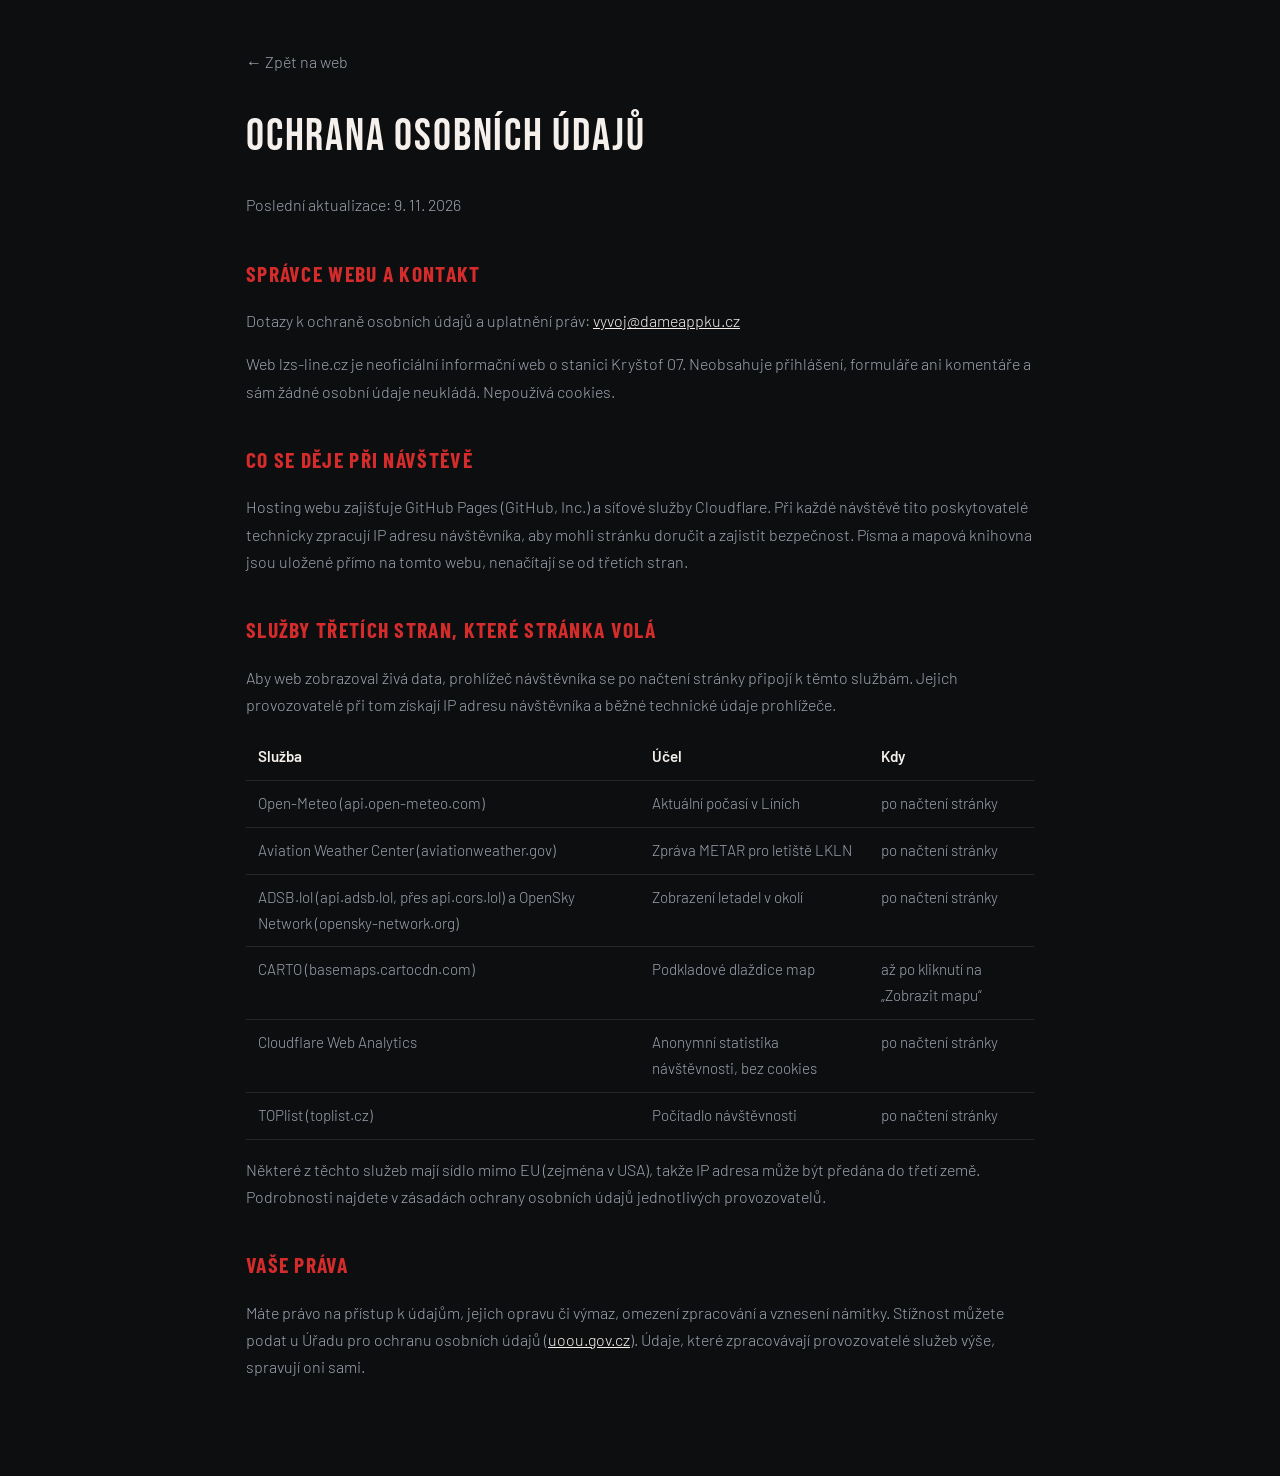
<file: ochrana-osobnich-udaju.html>
<!DOCTYPE html>
<html lang="cs">
<head>
<meta charset="UTF-8">
<meta name="viewport" content="width=device-width, initial-scale=1.0">
<title>Ochrana osobních údajů – LZS Líně</title>
<meta name="robots" content="index, follow">
<link rel="stylesheet" href="fonts.css">
<style>
:root{--red:#D42B2B;--white:#F5F0EB;--dark:#0D0E10;--dark2:#141618;--gray2:#9CA3AF;}
*{box-sizing:border-box}
body{margin:0;background:var(--dark);color:var(--white);font-family:'Barlow',sans-serif;font-weight:300;line-height:1.7}
main{max-width:820px;margin:0 auto;padding:48px 16px 80px}
h1{font-family:'Bebas Neue',sans-serif;font-weight:400;font-size:2.8rem;letter-spacing:.04em;margin:0 0 8px}
h2{font-family:'Barlow Condensed',sans-serif;font-weight:700;font-size:1.35rem;letter-spacing:.06em;text-transform:uppercase;color:var(--red);margin:36px 0 8px}
p,li{color:var(--gray2);font-size:1rem}
a{color:var(--white)}
table{width:100%;border-collapse:collapse;margin:12px 0;font-size:.95rem}
th,td{text-align:left;padding:10px 12px;border-bottom:1px solid rgba(255,255,255,.1);vertical-align:top;color:var(--gray2)}
th{color:var(--white);font-weight:600}
.back{display:inline-block;margin-bottom:24px;text-decoration:none;color:var(--gray2)}
.todo{background:var(--dark2);border-left:3px solid var(--red);padding:10px 14px}
@media(max-width:600px){table,thead,tbody,tr,th,td{display:block}thead{display:none}td{border:0;padding:2px 0}tr{border-bottom:1px solid rgba(255,255,255,.1);padding:10px 0}}
</style>
</head>
<body>
<main>
<a class="back" href="/">← Zpět na web</a>
<h1>Ochrana osobních údajů</h1>
<p>Poslední aktualizace: 9. 11. 2026</p>

<h2>Správce webu a kontakt</h2>
<p>Dotazy k ochraně osobních údajů a uplatnění práv: <a href="mailto:vyvoj@dameappku.cz">vyvoj@dameappku.cz</a></p>
<p>Web lzs-line.cz je neoficiální informační web o stanici Kryštof 07. Neobsahuje přihlášení, formuláře ani komentáře a sám žádné osobní údaje neukládá. Nepoužívá cookies.</p>

<h2>Co se děje při návštěvě</h2>
<p>Hosting webu zajišťuje GitHub Pages (GitHub, Inc.) a síťové služby Cloudflare. Při každé návštěvě tito poskytovatelé technicky zpracují IP adresu návštěvníka, aby mohli stránku doručit a zajistit bezpečnost. Písma a mapová knihovna jsou uložené přímo na tomto webu, nenačítají se od třetích stran.</p>

<h2>Služby třetích stran, které stránka volá</h2>
<p>Aby web zobrazoval živá data, prohlížeč návštěvníka se po načtení stránky připojí k těmto službám. Jejich provozovatelé při tom získají IP adresu návštěvníka a běžné technické údaje prohlížeče.</p>
<table>
<thead><tr><th>Služba</th><th>Účel</th><th>Kdy</th></tr></thead>
<tbody>
<tr><td>Open-Meteo (api.open-meteo.com)</td><td>Aktuální počasí v Líních</td><td>po načtení stránky</td></tr>
<tr><td>Aviation Weather Center (aviationweather.gov)</td><td>Zpráva METAR pro letiště LKLN</td><td>po načtení stránky</td></tr>
<tr><td>ADSB.lol (api.adsb.lol, přes api.cors.lol) a OpenSky Network (opensky-network.org)</td><td>Zobrazení letadel v okolí</td><td>po načtení stránky</td></tr>
<tr><td>CARTO (basemaps.cartocdn.com)</td><td>Podkladové dlaždice map</td><td>až po kliknutí na „Zobrazit mapu“</td></tr>
<tr><td>Cloudflare Web Analytics</td><td>Anonymní statistika návštěvnosti, bez cookies</td><td>po načtení stránky</td></tr>
<tr><td>TOPlist (toplist.cz)</td><td>Počítadlo návštěvnosti</td><td>po načtení stránky</td></tr>
</tbody>
</table>
<p>Některé z těchto služeb mají sídlo mimo EU (zejména v USA), takže IP adresa může být předána do třetí země. Podrobnosti najdete v zásadách ochrany osobních údajů jednotlivých provozovatelů.</p>

<h2>Vaše práva</h2>
<p>Máte právo na přístup k údajům, jejich opravu či výmaz, omezení zpracování a vznesení námitky. Stížnost můžete podat u Úřadu pro ochranu osobních údajů (<a href="https://uoou.gov.cz" rel="noopener">uoou.gov.cz</a>). Údaje, které zpracovávají provozovatelé služeb výše, spravují oni sami.</p>
</main>
</body>
</html>
</file>
<file: fonts.css>
/* latin-ext */
@font-face {
  font-family: 'Barlow';
  font-style: normal;
  font-weight: 300;
  font-display: swap;
  src: url(fonts/Barlow-0.woff2) format('woff2');
  unicode-range: U+0100-02BA, U+02BD-02C5, U+02C7-02CC, U+02CE-02D7, U+02DD-02FF, U+0304, U+0308, U+0329, U+1D00-1DBF, U+1E00-1E9F, U+1EF2-1EFF, U+2020, U+20A0-20AB, U+20AD-20C4, U+2113, U+2C60-2C7F, U+A720-A7FF;
}
/* latin */
@font-face {
  font-family: 'Barlow';
  font-style: normal;
  font-weight: 300;
  font-display: swap;
  src: url(fonts/Barlow-1.woff2) format('woff2');
  unicode-range: U+0000-00FF, U+0131, U+0152-0153, U+02BB-02BC, U+02C6, U+02DA, U+02DC, U+0304, U+0308, U+0329, U+2000-206F, U+20AC, U+2122, U+2191, U+2193, U+2212, U+2215, U+FEFF, U+FFFD;
}
/* latin-ext */
@font-face {
  font-family: 'Barlow';
  font-style: normal;
  font-weight: 400;
  font-display: swap;
  src: url(fonts/Barlow-2.woff2) format('woff2');
  unicode-range: U+0100-02BA, U+02BD-02C5, U+02C7-02CC, U+02CE-02D7, U+02DD-02FF, U+0304, U+0308, U+0329, U+1D00-1DBF, U+1E00-1E9F, U+1EF2-1EFF, U+2020, U+20A0-20AB, U+20AD-20C4, U+2113, U+2C60-2C7F, U+A720-A7FF;
}
/* latin */
@font-face {
  font-family: 'Barlow';
  font-style: normal;
  font-weight: 400;
  font-display: swap;
  src: url(fonts/Barlow-3.woff2) format('woff2');
  unicode-range: U+0000-00FF, U+0131, U+0152-0153, U+02BB-02BC, U+02C6, U+02DA, U+02DC, U+0304, U+0308, U+0329, U+2000-206F, U+20AC, U+2122, U+2191, U+2193, U+2212, U+2215, U+FEFF, U+FFFD;
}
/* latin-ext */
@font-face {
  font-family: 'Barlow';
  font-style: normal;
  font-weight: 600;
  font-display: swap;
  src: url(fonts/Barlow-4.woff2) format('woff2');
  unicode-range: U+0100-02BA, U+02BD-02C5, U+02C7-02CC, U+02CE-02D7, U+02DD-02FF, U+0304, U+0308, U+0329, U+1D00-1DBF, U+1E00-1E9F, U+1EF2-1EFF, U+2020, U+20A0-20AB, U+20AD-20C4, U+2113, U+2C60-2C7F, U+A720-A7FF;
}
/* latin */
@font-face {
  font-family: 'Barlow';
  font-style: normal;
  font-weight: 600;
  font-display: swap;
  src: url(fonts/Barlow-5.woff2) format('woff2');
  unicode-range: U+0000-00FF, U+0131, U+0152-0153, U+02BB-02BC, U+02C6, U+02DA, U+02DC, U+0304, U+0308, U+0329, U+2000-206F, U+20AC, U+2122, U+2191, U+2193, U+2212, U+2215, U+FEFF, U+FFFD;
}
/* latin-ext */
@font-face {
  font-family: 'Barlow Condensed';
  font-style: normal;
  font-weight: 300;
  font-display: swap;
  src: url(fonts/BarlowCondensed-6.woff2) format('woff2');
  unicode-range: U+0100-02BA, U+02BD-02C5, U+02C7-02CC, U+02CE-02D7, U+02DD-02FF, U+0304, U+0308, U+0329, U+1D00-1DBF, U+1E00-1E9F, U+1EF2-1EFF, U+2020, U+20A0-20AB, U+20AD-20C4, U+2113, U+2C60-2C7F, U+A720-A7FF;
}
/* latin */
@font-face {
  font-family: 'Barlow Condensed';
  font-style: normal;
  font-weight: 300;
  font-display: swap;
  src: url(fonts/BarlowCondensed-7.woff2) format('woff2');
  unicode-range: U+0000-00FF, U+0131, U+0152-0153, U+02BB-02BC, U+02C6, U+02DA, U+02DC, U+0304, U+0308, U+0329, U+2000-206F, U+20AC, U+2122, U+2191, U+2193, U+2212, U+2215, U+FEFF, U+FFFD;
}
/* latin-ext */
@font-face {
  font-family: 'Barlow Condensed';
  font-style: normal;
  font-weight: 500;
  font-display: swap;
  src: url(fonts/BarlowCondensed-8.woff2) format('woff2');
  unicode-range: U+0100-02BA, U+02BD-02C5, U+02C7-02CC, U+02CE-02D7, U+02DD-02FF, U+0304, U+0308, U+0329, U+1D00-1DBF, U+1E00-1E9F, U+1EF2-1EFF, U+2020, U+20A0-20AB, U+20AD-20C4, U+2113, U+2C60-2C7F, U+A720-A7FF;
}
/* latin */
@font-face {
  font-family: 'Barlow Condensed';
  font-style: normal;
  font-weight: 500;
  font-display: swap;
  src: url(fonts/BarlowCondensed-9.woff2) format('woff2');
  unicode-range: U+0000-00FF, U+0131, U+0152-0153, U+02BB-02BC, U+02C6, U+02DA, U+02DC, U+0304, U+0308, U+0329, U+2000-206F, U+20AC, U+2122, U+2191, U+2193, U+2212, U+2215, U+FEFF, U+FFFD;
}
/* latin-ext */
@font-face {
  font-family: 'Barlow Condensed';
  font-style: normal;
  font-weight: 700;
  font-display: swap;
  src: url(fonts/BarlowCondensed-10.woff2) format('woff2');
  unicode-range: U+0100-02BA, U+02BD-02C5, U+02C7-02CC, U+02CE-02D7, U+02DD-02FF, U+0304, U+0308, U+0329, U+1D00-1DBF, U+1E00-1E9F, U+1EF2-1EFF, U+2020, U+20A0-20AB, U+20AD-20C4, U+2113, U+2C60-2C7F, U+A720-A7FF;
}
/* latin */
@font-face {
  font-family: 'Barlow Condensed';
  font-style: normal;
  font-weight: 700;
  font-display: swap;
  src: url(fonts/BarlowCondensed-11.woff2) format('woff2');
  unicode-range: U+0000-00FF, U+0131, U+0152-0153, U+02BB-02BC, U+02C6, U+02DA, U+02DC, U+0304, U+0308, U+0329, U+2000-206F, U+20AC, U+2122, U+2191, U+2193, U+2212, U+2215, U+FEFF, U+FFFD;
}
/* latin-ext */
@font-face {
  font-family: 'Bebas Neue';
  font-style: normal;
  font-weight: 400;
  font-display: swap;
  src: url(fonts/BebasNeue-12.woff2) format('woff2');
  unicode-range: U+0100-02BA, U+02BD-02C5, U+02C7-02CC, U+02CE-02D7, U+02DD-02FF, U+0304, U+0308, U+0329, U+1D00-1DBF, U+1E00-1E9F, U+1EF2-1EFF, U+2020, U+20A0-20AB, U+20AD-20C4, U+2113, U+2C60-2C7F, U+A720-A7FF;
}
/* latin */
@font-face {
  font-family: 'Bebas Neue';
  font-style: normal;
  font-weight: 400;
  font-display: swap;
  src: url(fonts/BebasNeue-13.woff2) format('woff2');
  unicode-range: U+0000-00FF, U+0131, U+0152-0153, U+02BB-02BC, U+02C6, U+02DA, U+02DC, U+0304, U+0308, U+0329, U+2000-206F, U+20AC, U+2122, U+2191, U+2193, U+2212, U+2215, U+FEFF, U+FFFD;
}
</file>
